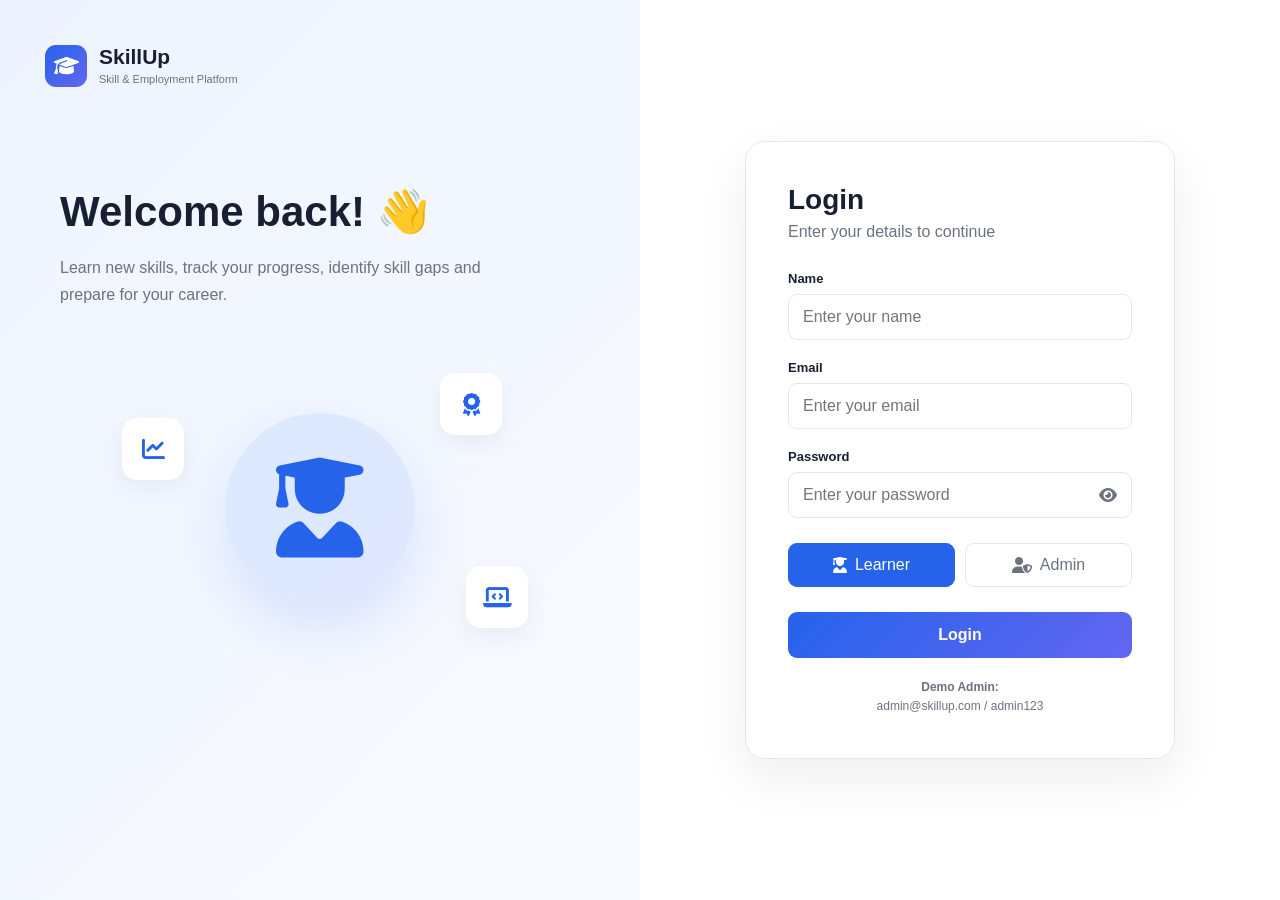
<file: index (1).html>
<!DOCTYPE html>
<html lang="en">
<head>
    <meta charset="UTF-8">
    <meta name="viewport" content="width=device-width, initial-scale=1.0">

    <title>SkillUp - Skill & Employment Platform</title>

    <link rel="stylesheet" href="styles.css">

    <link
        rel="stylesheet"
        href="https://cdnjs.cloudflare.com/ajax/libs/font-awesome/6.5.2/css/all.min.css"
    >
</head>

<body>

<!-- =====================================================
     LOGIN PAGE
===================================================== -->

<div id="loginPage" class="login-page">

    <div class="login-left">

        <div class="brand">
            <div class="brand-icon">
                <i class="fa-solid fa-graduation-cap"></i>
            </div>

            <div>
                <h2>SkillUp</h2>
                <span>Skill & Employment Platform</span>
            </div>
        </div>

        <div class="login-content">

            <h1>Welcome back! 👋</h1>

            <p>
                Learn new skills, track your progress,
                identify skill gaps and prepare for your career.
            </p>

            <div class="login-illustration">

                <div class="floating-card card-one">
                    <i class="fa-solid fa-chart-line"></i>
                </div>

                <div class="floating-card card-two">
                    <i class="fa-solid fa-award"></i>
                </div>

                <div class="student-image">
                    <i class="fa-solid fa-user-graduate"></i>
                </div>

                <div class="floating-card card-three">
                    <i class="fa-solid fa-laptop-code"></i>
                </div>

            </div>

        </div>

    </div>


    <div class="login-right">

        <div class="login-box">

            <h2>Login</h2>

            <p class="login-subtitle">
                Enter your details to continue
            </p>

            <form id="loginForm">

                <div class="form-group">

                    <label>Name</label>

                    <input
                        type="text"
                        id="loginName"
                        placeholder="Enter your name"
                        required
                    >

                </div>


                <div class="form-group">

                    <label>Email</label>

                    <input
                        type="email"
                        id="loginEmail"
                        placeholder="Enter your email"
                        required
                    >

                </div>


                <div class="form-group">

                    <label>Password</label>

                    <div class="password-wrapper">

                        <input
                            type="password"
                            id="loginPassword"
                            placeholder="Enter your password"
                            required
                        >

                        <i
                            class="fa-solid fa-eye"
                            id="togglePassword"
                        ></i>

                    </div>

                </div>


                <div class="role-selection">

                    <button
                        type="button"
                        class="role-btn active"
                        data-role="learner"
                    >
                        <i class="fa-solid fa-user-graduate"></i>
                        Learner
                    </button>

                    <button
                        type="button"
                        class="role-btn"
                        data-role="admin"
                    >
                        <i class="fa-solid fa-user-shield"></i>
                        Admin
                    </button>

                </div>


                <button
                    type="submit"
                    class="login-btn"
                >
                    Login
                </button>

            </form>


            <p class="demo-login">

                <strong>Demo Admin:</strong><br>

                admin@skillup.com /
                admin123

            </p>

        </div>

    </div>

</div>


<!-- =====================================================
     MAIN APPLICATION
===================================================== -->

<div id="app" class="app hidden">


    <!-- SIDEBAR -->

    <aside class="sidebar">

        <div class="sidebar-brand">

            <div class="brand-icon">
                <i class="fa-solid fa-graduation-cap"></i>
            </div>

            <div>
                <h2>SkillUp</h2>
                <span>Skill Platform</span>
            </div>

        </div>


        <!-- LEARNER NAVIGATION -->

        <nav id="learnerNav" class="navigation">

            <button class="nav-item active" data-page="dashboard">
                <i class="fa-solid fa-house"></i>
                <span>Dashboard</span>
            </button>

            <button class="nav-item" data-page="courses">
                <i class="fa-solid fa-book"></i>
                <span>My Courses</span>
            </button>

            <button class="nav-item" data-page="skill-tracker">
                <i class="fa-solid fa-chart-simple"></i>
                <span>Skill Tracker</span>
            </button>

            <button class="nav-item" data-page="skill-gap">
                <i class="fa-solid fa-magnifying-glass-chart"></i>
                <span>Skill Gap</span>
            </button>

            <button class="nav-item" data-page="recommendations">
                <i class="fa-solid fa-lightbulb"></i>
                <span>Recommendations</span>
            </button>

            <button class="nav-item" data-page="badges">
                <i class="fa-solid fa-award"></i>
                <span>Badges</span>
            </button>

            <button class="nav-item" data-page="certificates">
                <i class="fa-solid fa-certificate"></i>
                <span>Certificates</span>
            </button>

            <button class="nav-item" data-page="discussions">
                <i class="fa-solid fa-comments"></i>
                <span>Discussion</span>
            </button>

            <button class="nav-item" data-page="notifications">
                <i class="fa-solid fa-bell"></i>
                <span>Notifications</span>
                <span class="notification-count" id="notificationCount">0</span>
            </button>

        </nav>


        <!-- ADMIN NAVIGATION -->

        <nav id="adminNav" class="navigation hidden">

            <button class="nav-item active" data-page="admin-dashboard">
                <i class="fa-solid fa-chart-pie"></i>
                <span>Dashboard</span>
            </button>

            <button class="nav-item" data-page="admin-learners">
                <i class="fa-solid fa-users"></i>
                <span>Learners</span>
            </button>

            <button class="nav-item" data-page="admin-courses">
                <i class="fa-solid fa-book-open"></i>
                <span>Courses</span>
            </button>

            <button class="nav-item" data-page="admin-analytics">
                <i class="fa-solid fa-chart-line"></i>
                <span>Analytics</span>
            </button>

            <button class="nav-item" data-page="admin-discussions">
                <i class="fa-solid fa-comments"></i>
                <span>Discussions</span>
            </button>

            <button class="nav-item" data-page="admin-notifications">
                <i class="fa-solid fa-bell"></i>
                <span>Notifications</span>
            </button>

            <button class="nav-item" data-page="admin-settings">
                <i class="fa-solid fa-gear"></i>
                <span>Settings</span>
            </button>

        </nav>


        <div class="sidebar-bottom">

            <button
                class="nav-item"
                id="profileBtn"
            >
                <i class="fa-solid fa-user"></i>
                <span>Profile</span>
            </button>

            <button
                class="nav-item logout-btn"
                id="logoutBtn"
            >
                <i class="fa-solid fa-right-from-bracket"></i>
                <span>Logout</span>
            </button>

        </div>

    </aside>


    <!-- MAIN AREA -->

    <main class="main-content">

        <header class="topbar">

            <div>

                <button
                    id="mobileMenuBtn"
                    class="mobile-menu"
                >
                    <i class="fa-solid fa-bars"></i>
                </button>

                <div>
                    <h3 id="pageTitle">Dashboard</h3>

                    <p id="pageSubtitle">
                        Track your learning journey
                    </p>
                </div>

            </div>


            <div class="topbar-right">

                <button
                    class="icon-button"
                    id="topNotificationBtn"
                >
                    <i class="fa-solid fa-bell"></i>
                    <span class="bell-dot"></span>
                </button>


                <button
                    class="user-menu"
                    id="topProfileBtn"
                >

                    <div class="avatar" id="topAvatar">
                        G
                    </div>

                    <div class="user-details">

                        <strong id="topUserName">
                            Learner
                        </strong>

                        <span id="topUserRole">
                            Learner
                        </span>

                    </div>

                    <i class="fa-solid fa-chevron-down"></i>

                </button>

            </div>

        </header>


        <!-- PAGE CONTENT -->

        <section
            id="pageContent"
            class="page-content"
        ></section>

    </main>

</div>


<!-- =====================================================
     MODAL
===================================================== -->

<div
    id="modalOverlay"
    class="modal-overlay hidden"
>

    <div
        id="modalContent"
        class="modal-content"
    ></div>

</div>


<!-- TOAST -->

<div
    id="toast"
    class="toast"
></div>


<script src="script.js"></script>

</body>
</html>
</file>
<file: styles.css>
/* =====================================================
   GLOBAL
===================================================== */

* {
    margin: 0;
    padding: 0;
    box-sizing: border-box;
}

:root {

    --primary: #2563eb;
    --primary-dark: #1d4ed8;

    --secondary: #6366f1;

    --success: #16a34a;
    --warning: #f59e0b;
    --danger: #ef4444;

    --text: #172033;
    --muted: #6b7280;

    --background: #f5f7fb;
    --white: #ffffff;

    --border: #e5e7eb;

    --shadow:
        0 8px 25px rgba(15, 23, 42, 0.06);

    --radius: 14px;
}

body {

    font-family:
        Inter,
        Arial,
        Helvetica,
        sans-serif;

    background: var(--background);

    color: var(--text);

    min-height: 100vh;
}

button,
input,
textarea,
select {
    font: inherit;
}

button {
    cursor: pointer;
}

.hidden {
    display: none !important;
}


/* =====================================================
   LOGIN
===================================================== */

.login-page {

    min-height: 100vh;

    display: grid;

    grid-template-columns: 1fr 1fr;

    background: white;
}

.login-left {

    background:
        linear-gradient(
            135deg,
            #eef4ff,
            #f8faff
        );

    padding: 45px;

    position: relative;

    overflow: hidden;
}

.brand {

    display: flex;

    align-items: center;

    gap: 12px;
}

.brand-icon {

    width: 42px;
    height: 42px;

    border-radius: 11px;

    display: flex;

    align-items: center;
    justify-content: center;

    color: white;

    background:
        linear-gradient(
            135deg,
            var(--primary),
            var(--secondary)
        );

    font-size: 20px;
}

.brand h2 {
    font-size: 21px;
}

.brand span {
    font-size: 11px;
    color: var(--muted);
}

.login-content {

    max-width: 520px;

    margin:
        100px auto 0;
}

.login-content h1 {

    font-size: 42px;

    margin-bottom: 18px;
}

.login-content > p {

    color: var(--muted);

    line-height: 1.7;

    max-width: 450px;
}

.login-illustration {

    height: 300px;

    margin-top: 50px;

    position: relative;

    display: flex;

    justify-content: center;

    align-items: center;
}

.student-image {

    width: 190px;
    height: 190px;

    border-radius: 50%;

    background:
        linear-gradient(
            135deg,
            #dbeafe,
            #e0e7ff
        );

    display: flex;

    align-items: center;
    justify-content: center;

    font-size: 100px;

    color: var(--primary);

    box-shadow:
        0 25px 60px
        rgba(37, 99, 235, .15);
}

.floating-card {

    position: absolute;

    width: 62px;
    height: 62px;

    background: white;

    border-radius: 15px;

    display: flex;

    align-items: center;
    justify-content: center;

    color: var(--primary);

    box-shadow: var(--shadow);

    font-size: 23px;
}

.card-one {
    left: 12%;
    top: 20%;
}

.card-two {
    right: 15%;
    top: 5%;
}

.card-three {
    right: 10%;
    bottom: 10%;
}


/* LOGIN RIGHT */

.login-right {

    display: flex;

    align-items: center;

    justify-content: center;

    padding: 40px;
}

.login-box {

    width: 100%;

    max-width: 430px;

    padding: 42px;

    border:
        1px solid var(--border);

    border-radius: 20px;

    box-shadow:
        0 20px 50px
        rgba(15, 23, 42, .07);
}

.login-box h2 {

    font-size: 28px;

    margin-bottom: 7px;
}

.login-subtitle {

    color: var(--muted);

    margin-bottom: 30px;
}

.form-group {
    margin-bottom: 20px;
}

.form-group label {

    display: block;

    font-size: 13px;

    font-weight: 600;

    margin-bottom: 8px;
}

.form-group input {

    width: 100%;

    padding: 13px 14px;

    border:
        1px solid var(--border);

    border-radius: 9px;

    outline: none;

    transition: .2s;
}

.form-group input:focus {

    border-color: var(--primary);

    box-shadow:
        0 0 0 3px
        rgba(37, 99, 235, .1);
}

.password-wrapper {
    position: relative;
}

.password-wrapper input {
    padding-right: 45px;
}

.password-wrapper i {

    position: absolute;

    right: 15px;

    top: 50%;

    transform: translateY(-50%);

    color: var(--muted);

    cursor: pointer;
}

.role-selection {

    display: grid;

    grid-template-columns: 1fr 1fr;

    gap: 10px;

    margin: 25px 0;
}

.role-btn {

    padding: 12px;

    border:
        1px solid var(--border);

    background: white;

    border-radius: 9px;

    color: var(--muted);

    display: flex;

    justify-content: center;

    align-items: center;

    gap: 8px;
}

.role-btn.active {

    color: white;

    background: var(--primary);

    border-color: var(--primary);
}

.login-btn {

    width: 100%;

    padding: 14px;

    border: none;

    border-radius: 9px;

    color: white;

    background:
        linear-gradient(
            135deg,
            var(--primary),
            var(--secondary)
        );

    font-weight: 700;

    transition: .2s;
}

.login-btn:hover {
    transform: translateY(-1px);
}

.demo-login {

    margin-top: 20px;

    text-align: center;

    font-size: 12px;

    color: var(--muted);

    line-height: 1.6;
}


/* =====================================================
   APP
===================================================== */

.app {

    min-height: 100vh;

    display: flex;
}


/* =====================================================
   SIDEBAR
===================================================== */

.sidebar {

    width: 245px;

    background: white;

    border-right:
        1px solid var(--border);

    position: fixed;

    left: 0;
    top: 0;
    bottom: 0;

    display: flex;

    flex-direction: column;

    z-index: 100;
}

.sidebar-brand {

    height: 80px;

    padding: 18px 20px;

    display: flex;

    align-items: center;

    gap: 10px;

    border-bottom:
        1px solid var(--border);
}

.sidebar-brand h2 {
    font-size: 19px;
}

.sidebar-brand span {

    font-size: 10px;

    color: var(--muted);
}

.navigation {

    padding: 20px 12px;

    overflow-y: auto;

    flex: 1;
}

.nav-item {

    width: 100%;

    border: none;

    background: transparent;

    padding: 11px 13px;

    border-radius: 8px;

    display: flex;

    align-items: center;

    gap: 12px;

    color: #596274;

    margin-bottom: 5px;

    text-align: left;

    font-size: 13px;

    transition: .2s;
}

.nav-item i {
    width: 18px;
}

.nav-item:hover {

    background: #f1f5ff;

    color: var(--primary);
}

.nav-item.active {

    background: var(--primary);

    color: white;
}

.notification-count {

    margin-left: auto;

    width: 20px;
    height: 20px;

    border-radius: 50%;

    display: flex;

    align-items: center;
    justify-content: center;

    font-size: 10px;

    background: var(--danger);

    color: white;
}

.sidebar-bottom {

    padding: 12px;

    border-top:
        1px solid var(--border);
}


/* =====================================================
   MAIN
===================================================== */

.main-content {

    margin-left: 245px;

    width: calc(100% - 245px);

    min-height: 100vh;
}

.topbar {

    height: 80px;

    background: white;

    border-bottom:
        1px solid var(--border);

    display: flex;

    align-items: center;

    justify-content: space-between;

    padding:
        0 30px;

    position: sticky;

    top: 0;

    z-index: 50;
}

.topbar h3 {

    font-size: 17px;

    margin-bottom: 4px;
}

.topbar p {

    color: var(--muted);

    font-size: 11px;
}

.topbar > div:first-child {

    display: flex;

    align-items: center;

    gap: 15px;
}

.topbar-right {

    display: flex;

    align-items: center;

    gap: 20px;
}

.icon-button {

    width: 38px;
    height: 38px;

    border: none;

    background: transparent;

    position: relative;

    color: #555f72;
}

.bell-dot {

    width: 7px;
    height: 7px;

    border-radius: 50%;

    background: var(--danger);

    position: absolute;

    right: 7px;
    top: 7px;
}

.user-menu {

    border: none;

    background: transparent;

    display: flex;

    align-items: center;

    gap: 10px;
}

.avatar {

    width: 36px;
    height: 36px;

    border-radius: 50%;

    background:
        linear-gradient(
            135deg,
            #dbeafe,
            #e0e7ff
        );

    color: var(--primary);

    display: flex;

    align-items: center;
    justify-content: center;

    font-weight: 800;
}

.user-details {

    text-align: left;

    display: flex;

    flex-direction: column;
}

.user-details strong {
    font-size: 12px;
}

.user-details span {

    color: var(--muted);

    font-size: 10px;
}

.user-menu > i {

    font-size: 10px;

    color: var(--muted);
}

.page-content {

    padding: 30px;
}

.mobile-menu {
    display: none;

    border: none;

    background: transparent;

    font-size: 20px;
}


/* =====================================================
   COMMON
===================================================== */

.page-heading {

    margin-bottom: 25px;
}

.page-heading h1 {

    font-size: 28px;

    margin-bottom: 6px;
}

.page-heading p {

    color: var(--muted);

    font-size: 13px;
}

.cards-grid {

    display: grid;

    grid-template-columns:
        repeat(4, 1fr);

    gap: 16px;

    margin-bottom: 20px;
}

.stat-card {

    background: white;

    border:
        1px solid var(--border);

    border-radius: var(--radius);

    padding: 20px;

    box-shadow: var(--shadow);
}

.stat-top {

    display: flex;

    align-items: center;

    justify-content: space-between;

    margin-bottom: 15px;
}

.stat-icon {

    width: 40px;
    height: 40px;

    border-radius: 10px;

    background: #eff6ff;

    color: var(--primary);

    display: flex;

    align-items: center;
    justify-content: center;
}

.stat-card h2 {

    font-size: 25px;

    margin-bottom: 3px;
}

.stat-card p {

    color: var(--muted);

    font-size: 12px;
}

.dashboard-grid {

    display: grid;

    grid-template-columns:
        1.4fr 1fr;

    gap: 20px;

    margin-bottom: 20px;
}

.panel {

    background: white;

    border:
        1px solid var(--border);

    border-radius: var(--radius);

    padding: 22px;

    box-shadow: var(--shadow);
}

.panel-header {

    display: flex;

    justify-content: space-between;

    align-items: center;

    margin-bottom: 20px;
}

.panel-header h3 {
    font-size: 15px;
}

.panel-header span {

    color: var(--primary);

    font-size: 11px;
}

.progress-item {

    margin-bottom: 18px;
}

.progress-info {

    display: flex;

    justify-content: space-between;

    margin-bottom: 7px;

    font-size: 12px;
}

.progress-bar {

    height: 7px;

    background: #edf0f5;

    border-radius: 10px;

    overflow: hidden;
}

.progress-fill {

    height: 100%;

    background:
        linear-gradient(
            90deg,
            var(--primary),
            var(--secondary)
        );

    border-radius: inherit;
}

.progress-fill.success {
    background: #22c55e;
}

.progress-fill.warning {
    background: #f59e0b;
}

.progress-fill.danger {
    background: #ef4444;
}

.empty-state {

    padding: 50px 20px;

    text-align: center;

    color: var(--muted);
}

.empty-state i {

    font-size: 45px;

    margin-bottom: 15px;

    color: #cbd5e1;
}

.empty-state h3 {

    color: var(--text);

    margin-bottom: 7px;
}

.primary-btn,
.secondary-btn,
.danger-btn {

    border: none;

    border-radius: 8px;

    padding: 10px 16px;

    font-size: 12px;

    font-weight: 600;
}

.primary-btn {

    color: white;

    background: var(--primary);
}

.primary-btn:hover {
    background: var(--primary-dark);
}

.secondary-btn {

    background: #eef4ff;

    color: var(--primary);
}

.danger-btn {

    background: #fee2e2;

    color: #dc2626;
}

.small-btn {

    padding: 7px 11px;

    font-size: 11px;
}


/* =====================================================
   COURSES
===================================================== */

.course-grid {

    display: grid;

    grid-template-columns:
        repeat(3, 1fr);

    gap: 18px;
}

.course-card {

    background: white;

    border:
        1px solid var(--border);

    border-radius: var(--radius);

    overflow: hidden;

    box-shadow: var(--shadow);

    transition: .2s;
}

.course-card:hover {

    transform: translateY(-4px);

    box-shadow:
        0 15px 35px
        rgba(15, 23, 42, .1);
}

.course-image {

    height: 145px;

    display: flex;

    align-items: center;

    justify-content: center;

    background:
        linear-gradient(
            135deg,
            #dbeafe,
            #e0e7ff
        );

    color: var(--primary);

    font-size: 55px;
}

.course-body {
    padding: 18px;
}

.course-body h3 {

    font-size: 16px;

    margin-bottom: 8px;
}

.course-body p {

    color: var(--muted);

    font-size: 12px;

    line-height: 1.6;

    margin-bottom: 15px;
}

.course-meta {

    display: flex;

    justify-content: space-between;

    margin-bottom: 15px;

    color: var(--muted);

    font-size: 11px;
}

.course-status {

    display: inline-block;

    padding: 5px 8px;

    border-radius: 20px;

    font-size: 10px;

    margin-bottom: 12px;
}

.status-not-started {

    background: #f1f5f9;

    color: #64748b;
}

.status-progress {

    background: #eff6ff;

    color: var(--primary);
}

.status-completed {

    background: #dcfce7;

    color: #15803d;
}


/* =====================================================
   SKILLS
===================================================== */

.skills-grid {

    display: grid;

    grid-template-columns:
        repeat(3, 1fr);

    gap: 18px;
}

.skill-card {

    background: white;

    border:
        1px solid var(--border);

    border-radius: var(--radius);

    padding: 20px;

    box-shadow: var(--shadow);
}

.skill-top {

    display: flex;

    align-items: center;

    gap: 12px;

    margin-bottom: 20px;
}

.skill-icon {

    width: 43px;
    height: 43px;

    border-radius: 11px;

    display: flex;

    align-items: center;
    justify-content: center;

    background: #eef4ff;

    color: var(--primary);
}

.skill-level {

    margin-left: auto;

    font-size: 11px;

    font-weight: 700;

    color: var(--primary);
}

.not-assessed {

    background: #f8fafc;

    color: #94a3b8;

    border-radius: 8px;

    padding: 12px;

    font-size: 11px;

    text-align: center;
}


/* =====================================================
   SKILL GAP
===================================================== */

.gap-list {

    display: flex;

    flex-direction: column;

    gap: 15px;
}

.gap-card {

    background: white;

    border:
        1px solid #fecaca;

    border-left:
        4px solid var(--danger);

    border-radius: 12px;

    padding: 18px;

    display: flex;

    align-items: center;

    gap: 15px;
}

.gap-icon {

    width: 45px;
    height: 45px;

    border-radius: 50%;

    background: #fee2e2;

    color: var(--danger);

    display: flex;

    align-items: center;
    justify-content: center;
}

.gap-card h3 {

    font-size: 14px;

    margin-bottom: 5px;
}

.gap-card p {

    color: var(--muted);

    font-size: 11px;
}


/* =====================================================
   RECOMMENDATIONS
===================================================== */

.recommendation-grid {

    display: grid;

    grid-template-columns:
        repeat(3, 1fr);

    gap: 18px;
}

.recommendation-card {

    background: white;

    border:
        1px solid var(--border);

    border-radius: 14px;

    padding: 20px;

    box-shadow: var(--shadow);
}

.recommendation-card .rec-icon {

    width: 48px;
    height: 48px;

    border-radius: 12px;

    background: #fef3c7;

    color: #d97706;

    display: flex;

    align-items: center;
    justify-content: center;

    font-size: 20px;

    margin-bottom: 15px;
}

.recommendation-card h3 {

    font-size: 15px;

    margin-bottom: 7px;
}

.recommendation-card p {

    font-size: 11px;

    color: var(--muted);

    line-height: 1.6;

    margin-bottom: 15px;
}


/* =====================================================
   BADGES
===================================================== */

.badge-grid {

    display: grid;

    grid-template-columns:
        repeat(6, 1fr);

    gap: 15px;
}

.badge-card {

    background: white;

    border:
        1px solid var(--border);

    border-radius: 14px;

    padding: 20px 10px;

    text-align: center;

    box-shadow: var(--shadow);
}

.badge-icon {

    width: 60px;
    height: 60px;

    border-radius: 50%;

    margin: auto auto 12px;

    display: flex;

    align-items: center;
    justify-content: center;

    background: #fef3c7;

    color: #eab308;

    font-size: 24px;
}

.badge-card h4 {

    font-size: 11px;

    margin-bottom: 4px;
}

.badge-card p {

    font-size: 9px;

    color: var(--muted);
}

.badge-card.locked {

    opacity: .35;

    filter: grayscale(1);
}


/* =====================================================
   CERTIFICATES
===================================================== */

.certificate-grid {

    display: grid;

    grid-template-columns:
        1fr 1fr;

    gap: 20px;
}

.certificate {

    background: white;

    border:
        8px solid #dbeafe;

    outline:
        1px solid #93c5fd;

    padding: 35px;

    text-align: center;

    min-height: 350px;

    display: flex;

    flex-direction: column;

    justify-content: center;

    position: relative;
}

.certificate h1 {

    font-family: Georgia, serif;

    font-size: 27px;

    margin-bottom: 15px;
}

.certificate h2 {

    color: var(--primary);

    margin: 12px 0;
}

.certificate p {

    color: var(--muted);

    font-size: 11px;

    margin: 5px;
}

.certificate-badge {

    position: absolute;

    right: 25px;
    bottom: 20px;

    font-size: 35px;

    color: #eab308;
}


/* =====================================================
   DISCUSSION
===================================================== */

.discussion-layout {

    display: grid;

    grid-template-columns:
        2fr 1fr;

    gap: 20px;
}

.discussion-list {

    display: flex;

    flex-direction: column;

    gap: 12px;
}

.discussion-card {

    background: white;

    border:
        1px solid var(--border);

    border-radius: 12px;

    padding: 18px;
}

.discussion-card h3 {

    font-size: 14px;

    margin-bottom: 7px;
}

.discussion-card p {

    color: var(--muted);

    font-size: 11px;

    line-height: 1.6;

    margin-bottom: 12px;
}

.discussion-meta {

    display: flex;

    justify-content: space-between;

    font-size: 10px;

    color: var(--muted);
}

.ask-question {

    background: white;

    border:
        1px solid var(--border);

    border-radius: 14px;

    padding: 20px;
}

.ask-question h3 {

    margin-bottom: 15px;
}

.ask-question input,
.ask-question textarea {

    width: 100%;

    border:
        1px solid var(--border);

    border-radius: 8px;

    padding: 10px;

    outline: none;

    margin-bottom: 10px;

    resize: vertical;
}


/* =====================================================
   NOTIFICATIONS
===================================================== */

.notification-list {

    display: flex;

    flex-direction: column;

    gap: 12px;
}

.notification-card {

    background: white;

    border:
        1px solid var(--border);

    border-radius: 12px;

    padding: 17px;

    display: flex;

    gap: 15px;
}

.notification-icon {

    width: 42px;
    height: 42px;

    border-radius: 10px;

    background: #eff6ff;

    color: var(--primary);

    display: flex;

    align-items: center;
    justify-content: center;
}

.notification-card h3 {

    font-size: 13px;

    margin-bottom: 4px;
}

.notification-card p {

    color: var(--muted);

    font-size: 11px;
}


/* =====================================================
   ADMIN
===================================================== */

.admin-table-wrapper {

    overflow-x: auto;
}

.admin-table {

    width: 100%;

    border-collapse: collapse;

    background: white;
}

.admin-table th,
.admin-table td {

    padding: 14px;

    border-bottom:
        1px solid var(--border);

    text-align: left;

    font-size: 12px;
}

.admin-table th {

    background: #f8fafc;

    color: var(--muted);

    font-size: 11px;
}

.admin-table td strong {

    font-size: 12px;
}

.admin-grid {

    display: grid;

    grid-template-columns:
        1fr 1fr;

    gap: 20px;
}

.analytics-bars {

    display: flex;

    align-items: flex-end;

    gap: 18px;

    height: 230px;

    padding-top: 20px;
}

.analytics-bar-item {

    flex: 1;

    display: flex;

    flex-direction: column;

    align-items: center;

    justify-content: flex-end;

    height: 100%;
}

.analytics-bar {

    width: 40px;

    max-height: 170px;

    background:
        linear-gradient(
            to top,
            var(--primary),
            #818cf8
        );

    border-radius:
        7px 7px 0 0;
}

.analytics-bar-label {

    font-size: 10px;

    color: var(--muted);

    margin-top: 8px;

    text-align: center;
}


/* =====================================================
   MODALS
===================================================== */

.modal-overlay {

    position: fixed;

    inset: 0;

    background:
        rgba(15, 23, 42, .6);

    display: flex;

    align-items: center;

    justify-content: center;

    z-index: 500;

    padding: 20px;
}

.modal-content {

    background: white;

    width: 100%;

    max-width: 800px;

    max-height: 90vh;

    overflow-y: auto;

    border-radius: 18px;

    padding: 30px;

    position: relative;

    box-shadow:
        0 30px 80px
        rgba(0,0,0,.2);
}

.modal-close {

    position: absolute;

    right: 20px;
    top: 18px;

    width: 35px;
    height: 35px;

    border: none;

    border-radius: 50%;

    background: #f1f5f9;

    color: #64748b;
}


/* COURSE MODAL */

.video-wrapper {

    position: relative;

    width: 100%;

    aspect-ratio: 16 / 9;

    margin: 20px 0;

    border-radius: 12px;

    overflow: hidden;

    background: #111;
}

.video-wrapper iframe {

    width: 100%;
    height: 100%;

    border: none;
}

.course-module-list {

    display: grid;

    gap: 10px;

    margin: 15px 0 20px;
}

.module-item {

    padding: 13px;

    border:
        1px solid var(--border);

    border-radius: 8px;

    display: flex;

    align-items: center;

    gap: 10px;

    font-size: 12px;
}


/* QUIZ */

.quiz-header {

    margin-bottom: 20px;
}

.quiz-header h2 {

    margin-bottom: 5px;
}

.quiz-question {

    padding: 18px;

    border:
        1px solid var(--border);

    border-radius: 12px;

    margin-bottom: 15px;
}

.quiz-question h3 {

    font-size: 13px;

    margin-bottom: 12px;
}

.quiz-option {

    display: block;

    padding: 10px;

    border:
        1px solid var(--border);

    border-radius: 8px;

    margin: 7px 0;

    cursor: pointer;

    font-size: 12px;
}

.quiz-option:hover {

    background: #f8fafc;
}

.quiz-option input {

    margin-right: 8px;
}

.quiz-result {

    text-align: center;

    padding: 20px;
}

.score-circle {

    width: 120px;
    height: 120px;

    border-radius: 50%;

    margin: 20px auto;

    display: flex;

    align-items: center;
    justify-content: center;

    font-size: 30px;

    font-weight: 800;

    color: var(--primary);

    background: #eff6ff;

    border:
        8px solid #bfdbfe;
}

.skill-update-box {

    background: #f0fdf4;

    border:
        1px solid #bbf7d0;

    color: #166534;

    padding: 15px;

    border-radius: 10px;

    margin: 15px 0;
}

.quiz-gap-box {

    background: #fef2f2;

    border:
        1px solid #fecaca;

    color: #991b1b;

    padding: 15px;

    border-radius: 10px;

    margin: 15px 0;
}


/* PROFILE */

.profile-header {

    display: flex;

    align-items: center;

    gap: 15px;

    padding-bottom: 20px;

    border-bottom:
        1px solid var(--border);

    margin-bottom: 20px;
}

.large-avatar {

    width: 70px;
    height: 70px;

    border-radius: 50%;

    background: #dbeafe;

    color: var(--primary);

    display: flex;

    align-items: center;
    justify-content: center;

    font-size: 28px;

    font-weight: 800;
}

.profile-info {

    display: grid;

    grid-template-columns:
        1fr 1fr;

    gap: 15px;
}

.info-box {

    background: #f8fafc;

    padding: 15px;

    border-radius: 10px;
}

.info-box label {

    display: block;

    color: var(--muted);

    font-size: 10px;

    margin-bottom: 5px;
}

.info-box strong {

    font-size: 12px;

    word-break: break-word;
}


/* TOAST */

.toast {

    position: fixed;

    right: 25px;
    bottom: 25px;

    background: #172033;

    color: white;

    padding: 13px 18px;

    border-radius: 9px;

    font-size: 12px;

    opacity: 0;

    pointer-events: none;

    transform: translateY(20px);

    transition: .3s;

    z-index: 1000;
}

.toast.show {

    opacity: 1;

    transform: translateY(0);
}


/* =====================================================
   RESPONSIVE
===================================================== */

@media(max-width:1100px) {

    .cards-grid {
        grid-template-columns:
            repeat(2, 1fr);
    }

    .course-grid,
    .skills-grid,
    .recommendation-grid {
        grid-template-columns:
            repeat(2, 1fr);
    }

    .badge-grid {
        grid-template-columns:
            repeat(3, 1fr);
    }
}

@media(max-width:800px) {

    .login-page {
        grid-template-columns: 1fr;
    }

    .login-left {
        display: none;
    }

    .sidebar {

        transform:
            translateX(-100%);

        transition: .3s;
    }

    .sidebar.open {

        transform:
            translateX(0);
    }

    .main-content {

        margin-left: 0;

        width: 100%;
    }

    .mobile-menu {
        display: block;
    }

    .dashboard-grid,
    .discussion-layout,
    .admin-grid,
    .certificate-grid {

        grid-template-columns: 1fr;
    }
}

@media(max-width:600px) {

    .page-content {
        padding: 18px;
    }

    .topbar {
        padding: 0 18px;
    }

    .user-details,
    .user-menu > i {
        display: none;
    }

    .cards-grid,
    .course-grid,
    .skills-grid,
    .recommendation-grid {

        grid-template-columns: 1fr;
    }

    .badge-grid {

        grid-template-columns:
            repeat(2, 1fr);
    }

    .login-box {

        padding: 25px;
    }

    .profile-info {

        grid-template-columns: 1fr;
    }
}
</file>
